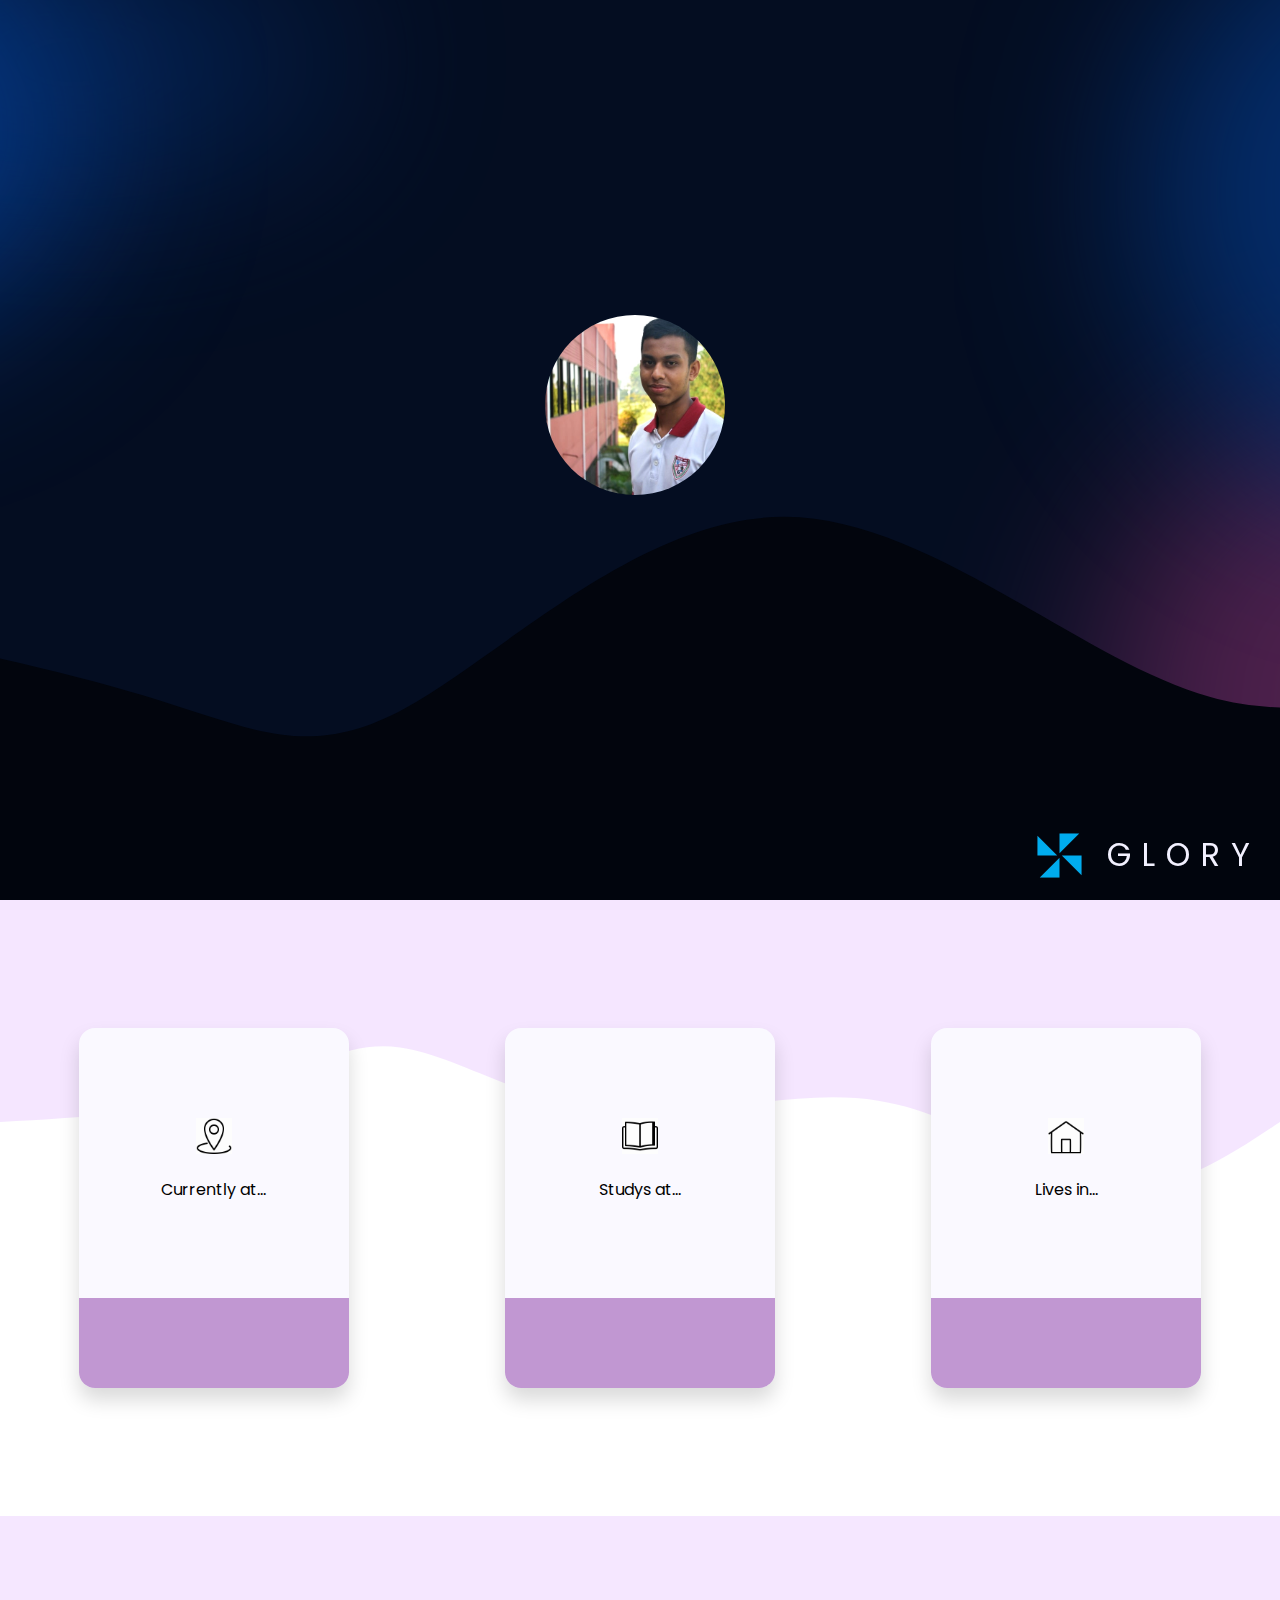
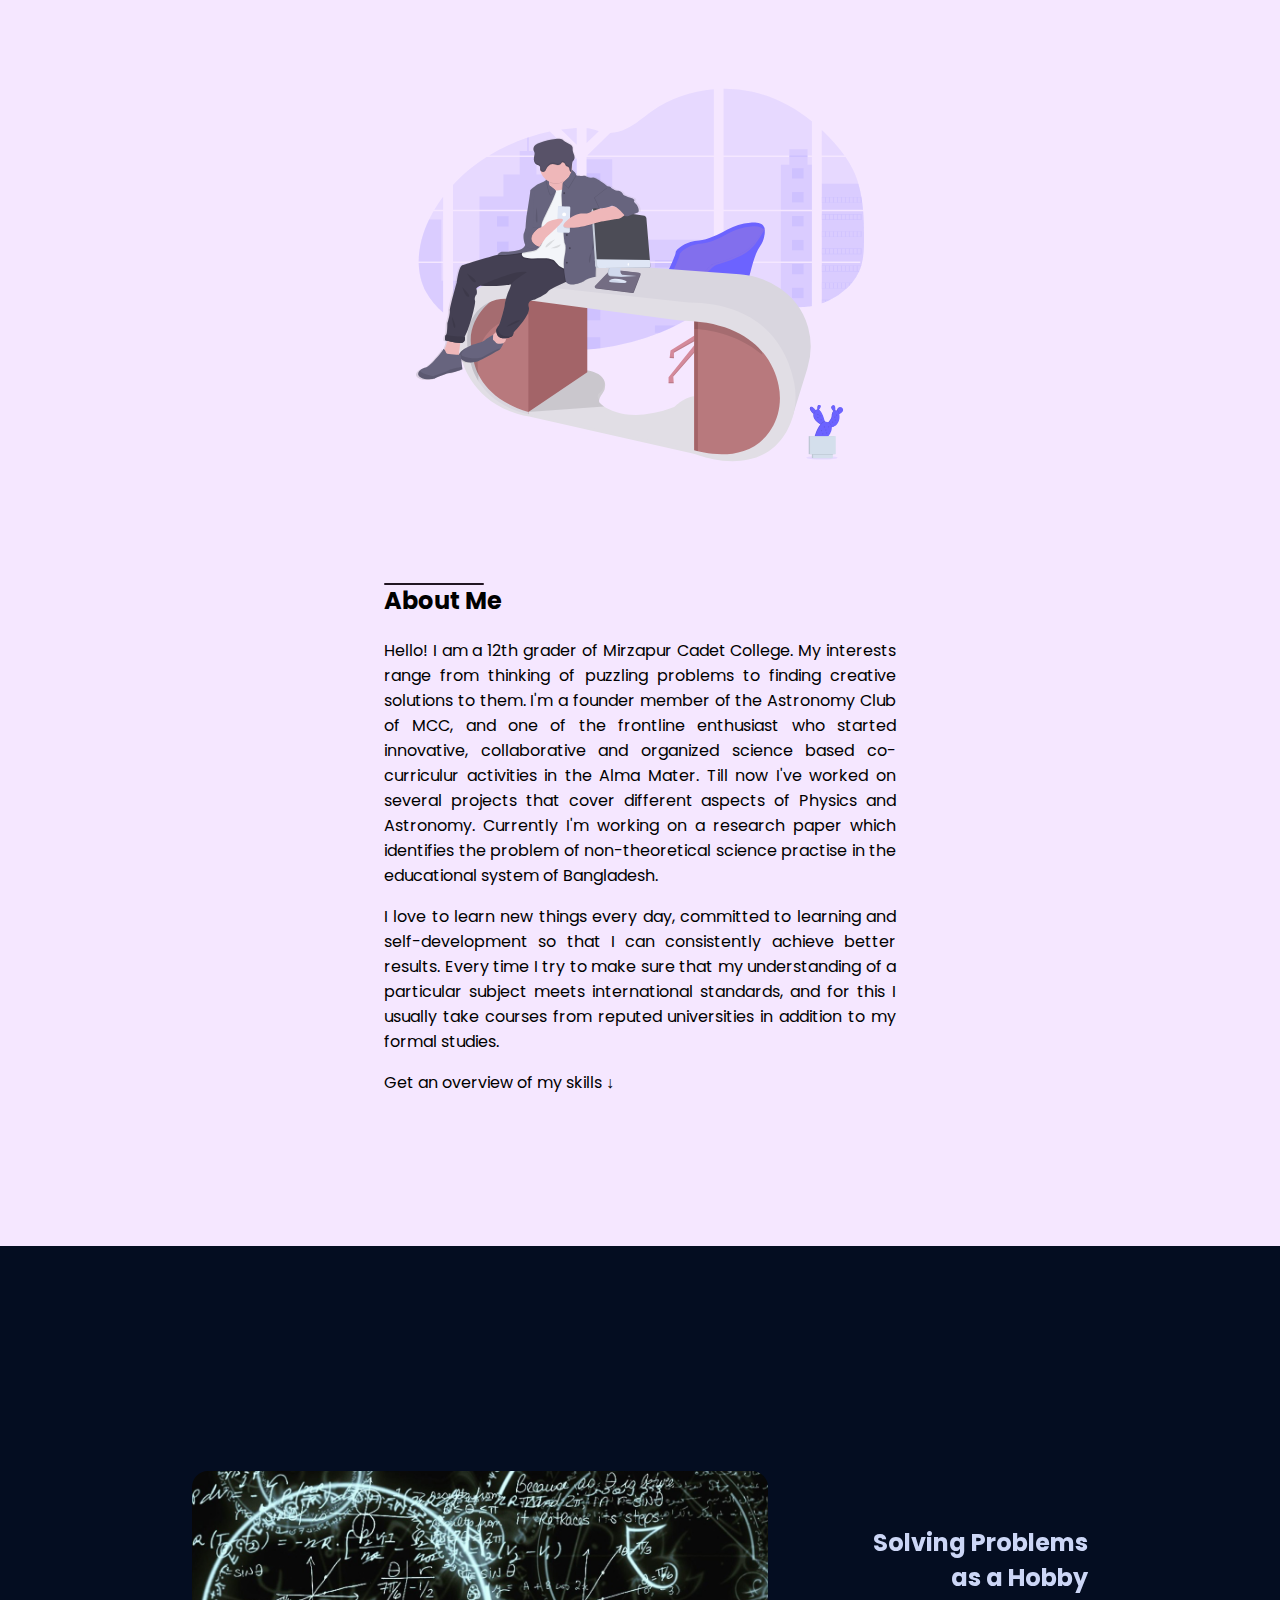
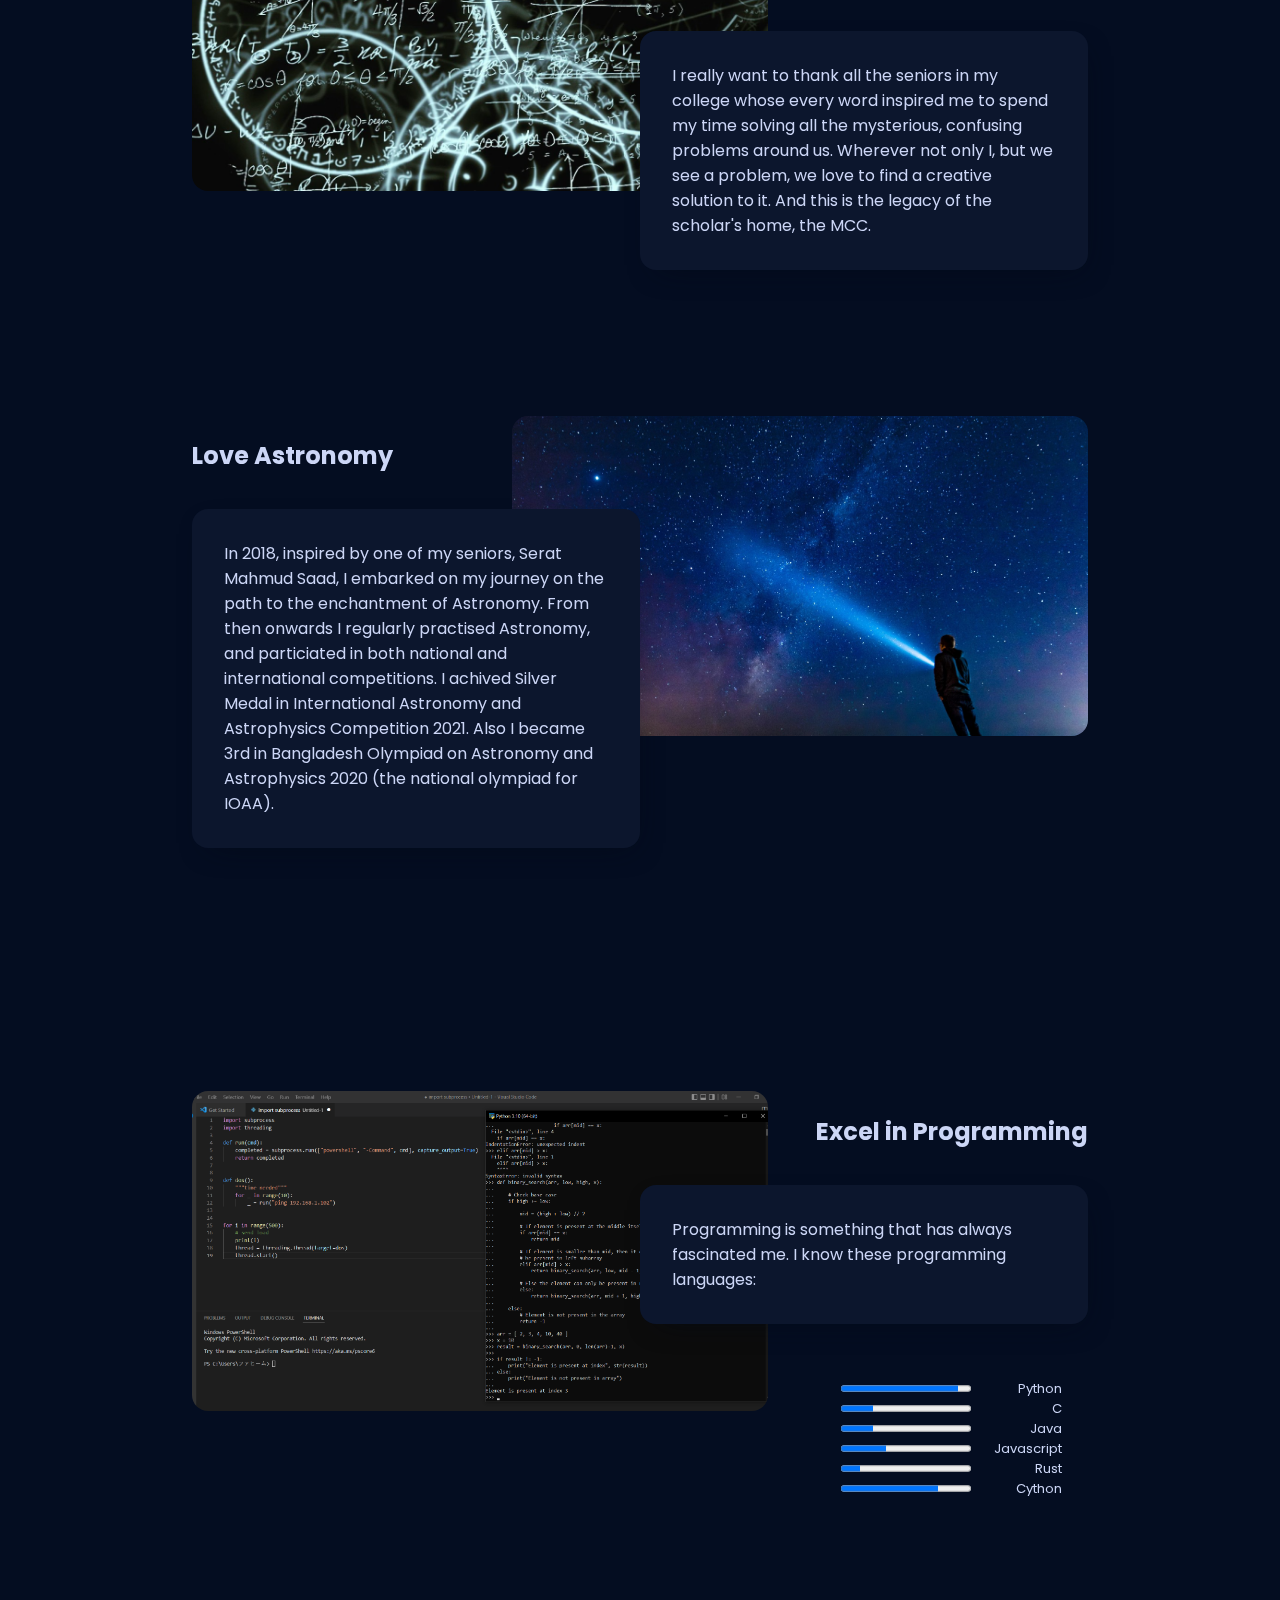
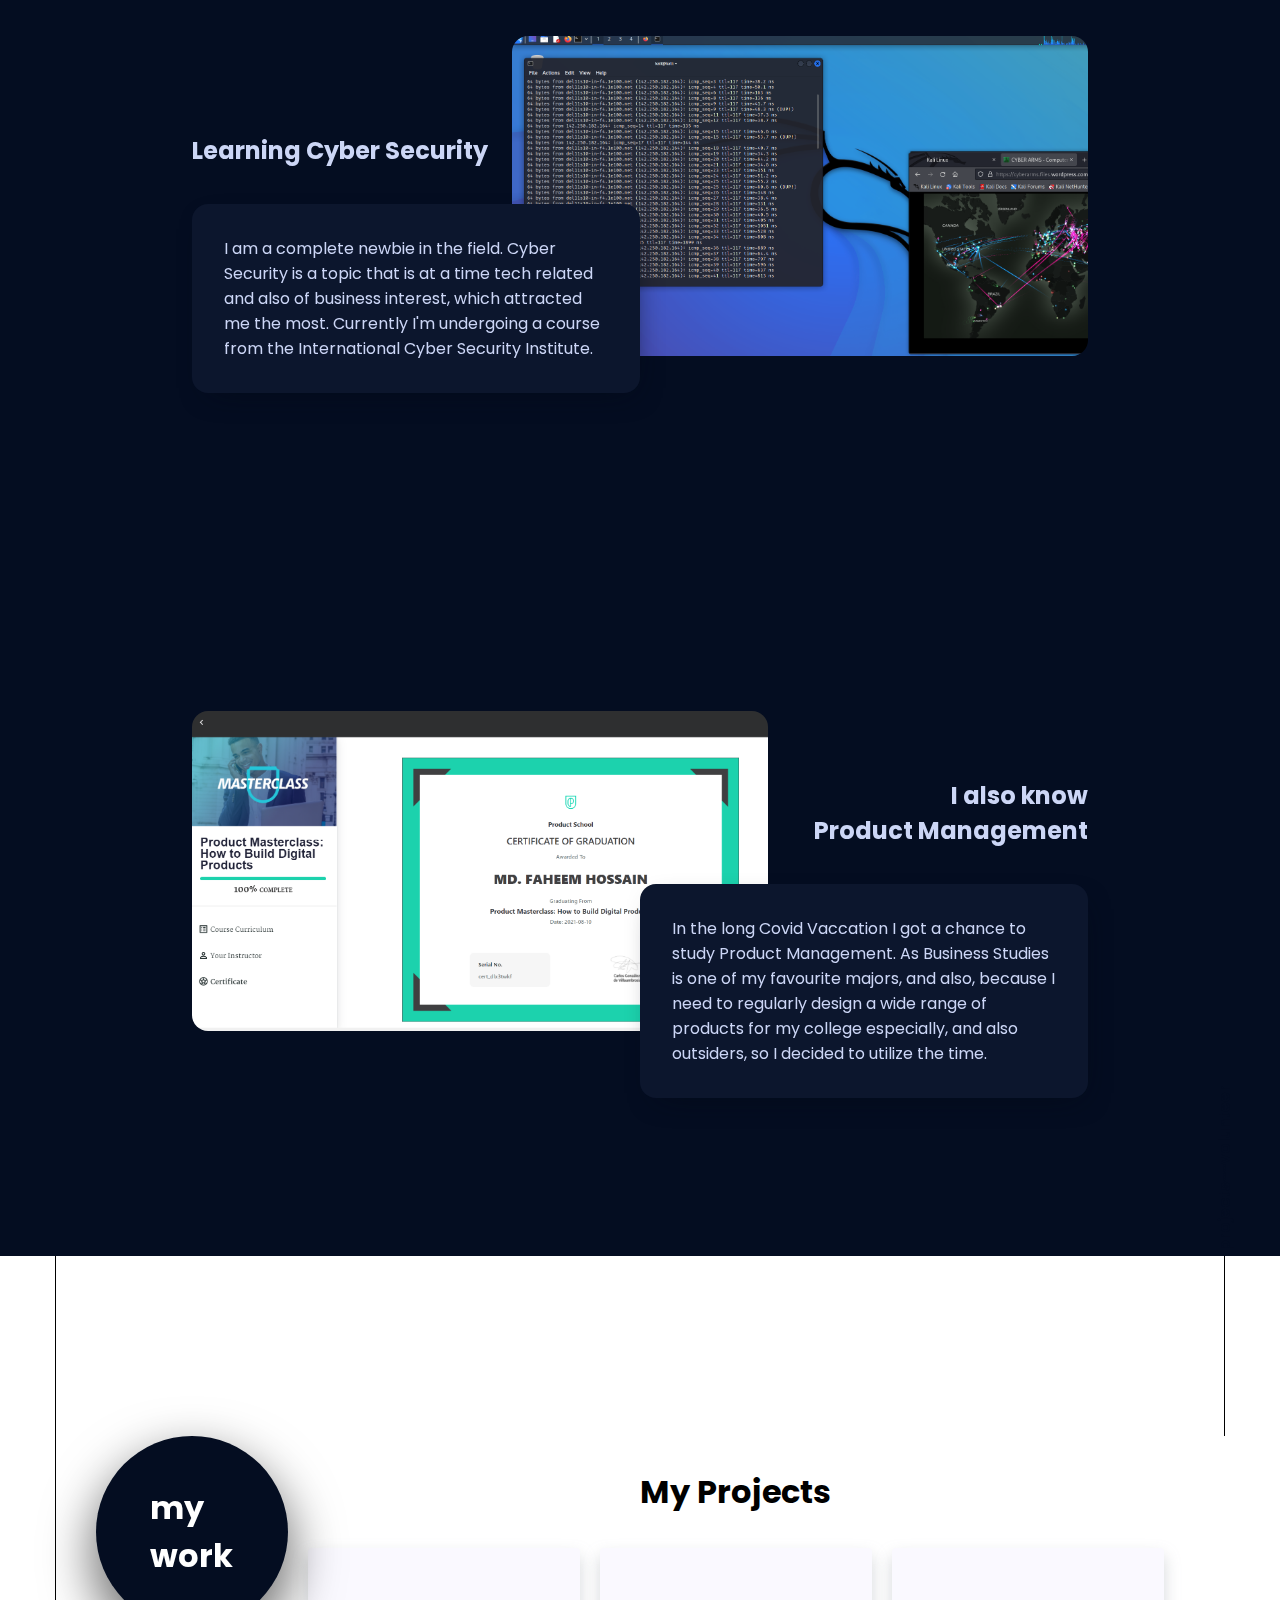
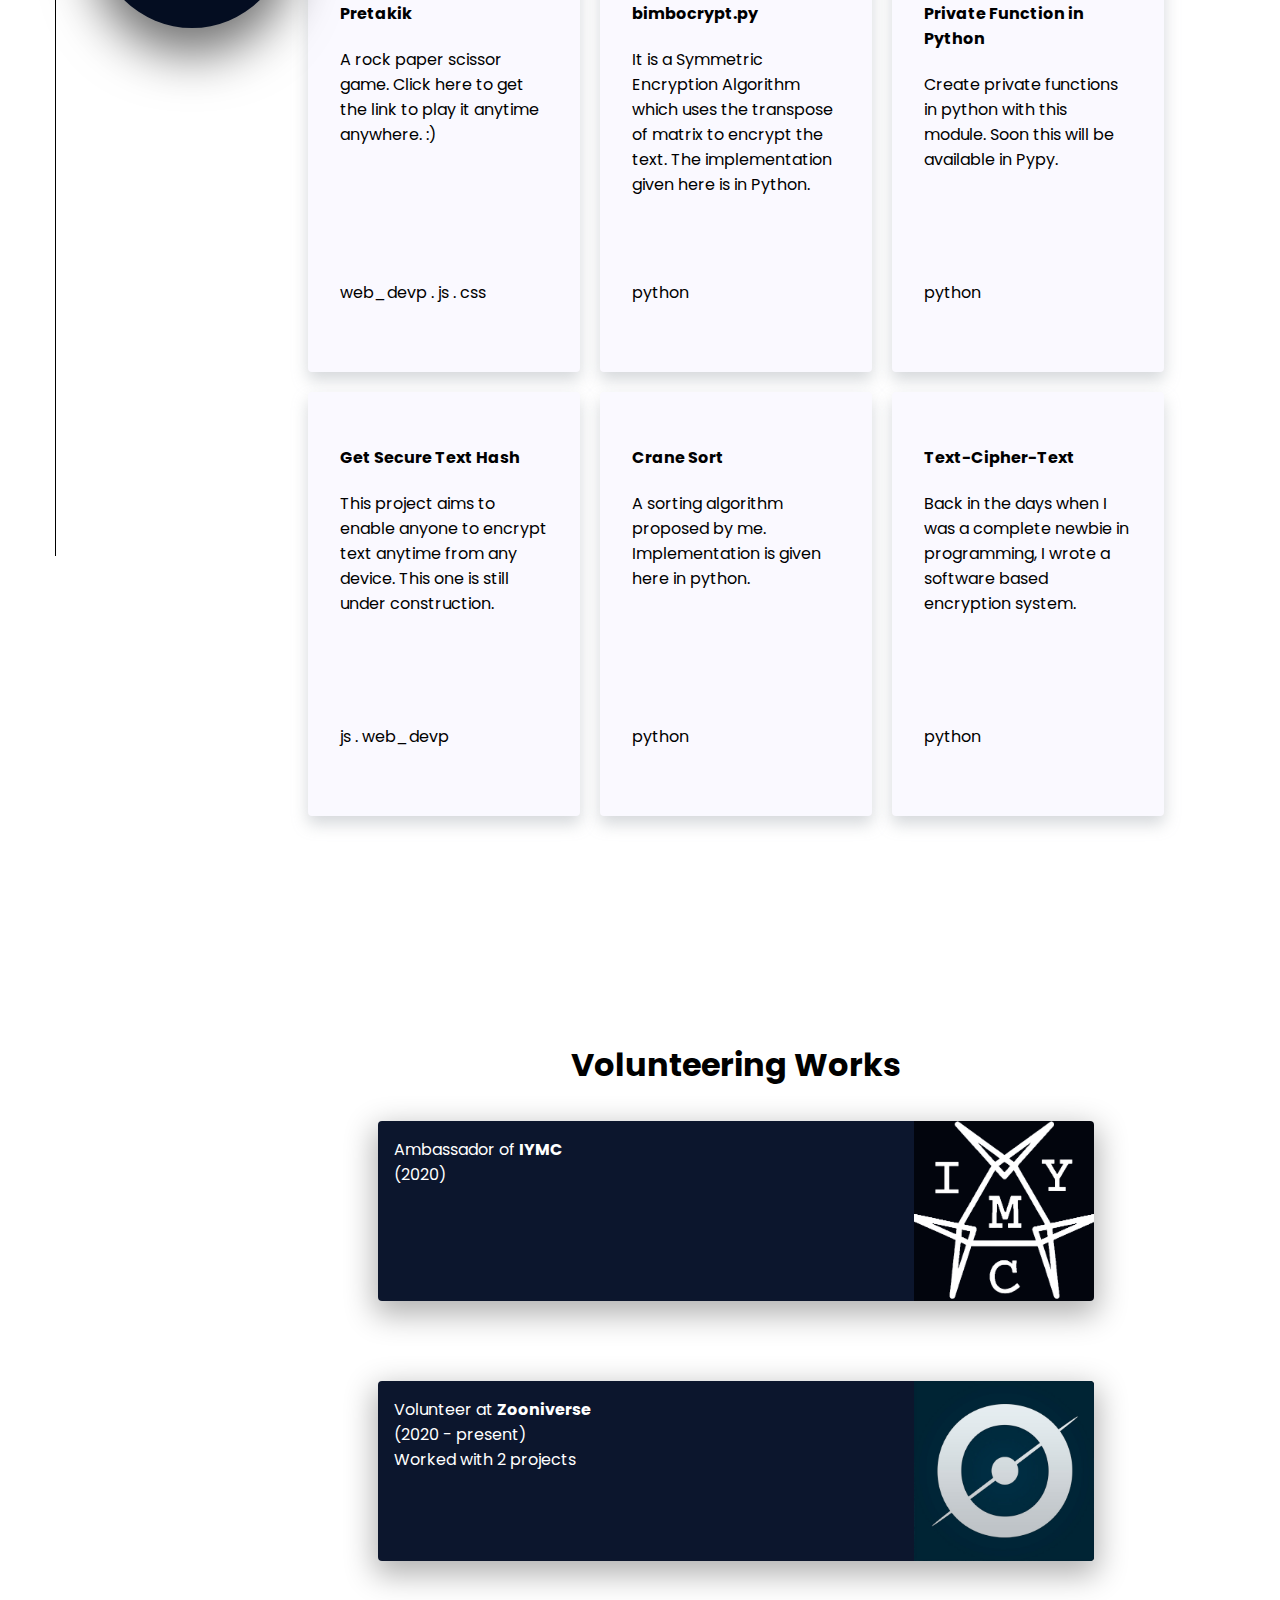
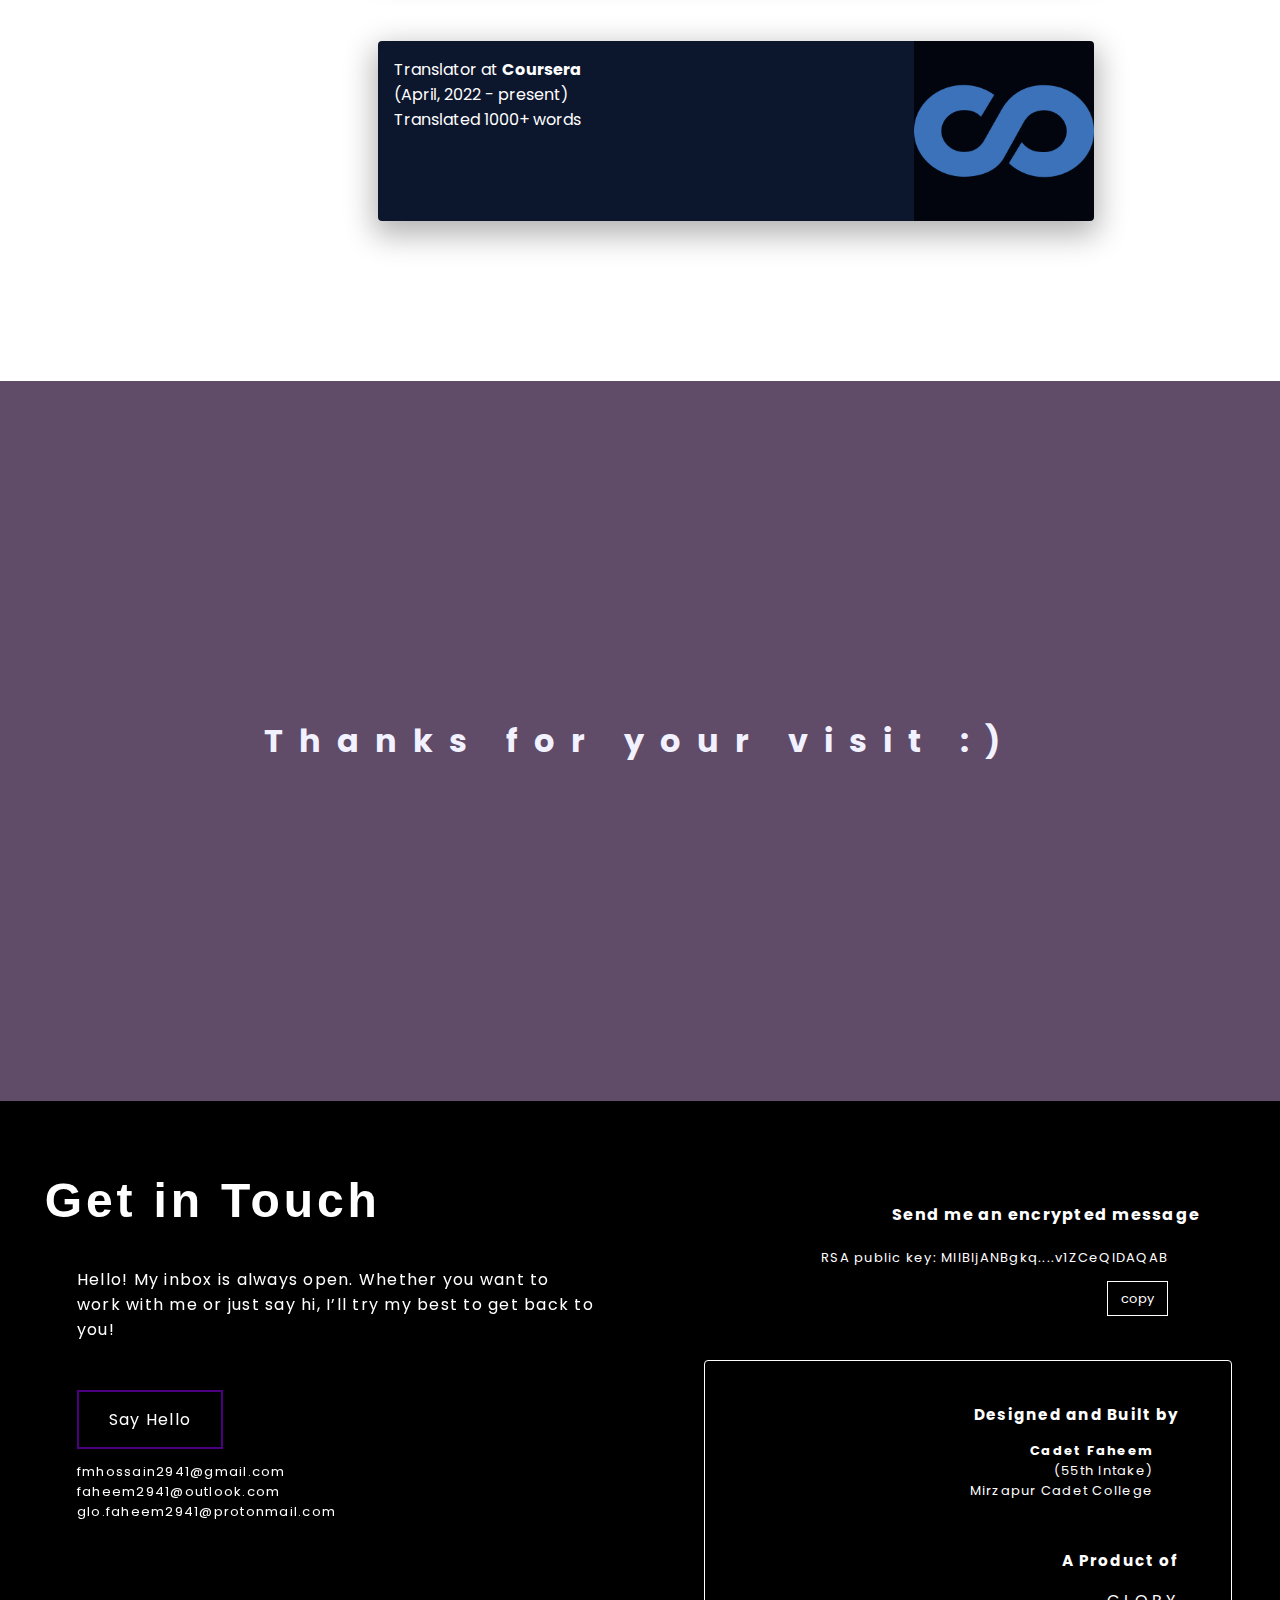
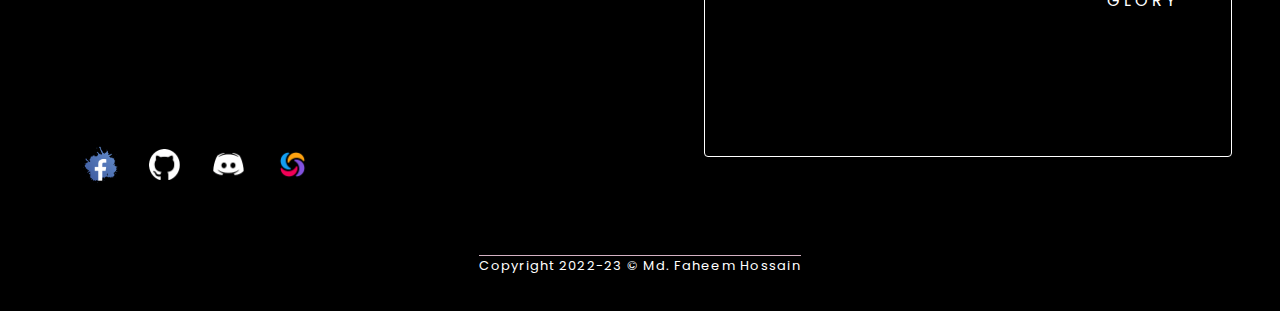
<file: index.html>
<!Doctype html>
<html>
<head>
<meta charset=utf-8>
<meta name=description content="Hello! I'm an 11th grader from Mirzapur Cadet College. Visit my personal website to know about me and my passion. Thanks!">
<meta name=keywords content="FM, Faheem, Faheem Hossain, Md. Faheem Hossain, My Website, Portfolio, faheem41.github.io">
<meta name=canonical content=https://faheem41.github.io/ >
<meta name=viewport content="width=device-width,initial-scale=1">
<meta property=og:url content=https://faheem41.github.io/ >
<meta property=og:type content=website>
<meta property=og:title content="My Website | Faheem Hossain">
<meta property=og:description content="Hello! I'm an 11th grader from Mirzapur Cadet College. Visit my personal website to know about me and my passion. Thanks!">
<meta property=og:image content=https://faheem41.github.io/img/global/logo-social.png>
<meta name=twitter:title content="My Website | Faheem Hossain">
<meta name=twitter:description content="Hello! I'm an 11th grader from Mirzapur Cadet College. Visit my personal website to know about me and my passion. Thanks!">
<meta name=twitter:image content=https://faheem41.github.io/img/global/logo-social.png>
<meta name=twitter:creator content=@faheemhossain41>
<meta itemprop=name content="My Website | Faheem Hossain">
<meta itemprop=description content="Hello! I'm an 11th grader from Mirzapur Cadet College. Visit my personal website to know about me and my passion. Thanks!">
<title>My Website | Faheem Hossain</title>
<link rel=icon href=img/global/favicon.png>
<link rel=icon href=img/global/favicon.png sizes=32x32>
<link rel=icon href=img/global/favicon192.png sizes=192x192>
<link rel=apple-touch-icon href=img/global/favicon180.png>
<link rel=stylesheet href=css/global/head.css>
<link rel=stylesheet href=css/home/home.css>
<link rel=stylesheet href=css/home/responsive.css>
</head>
<body>
<link rel=preconnect href=https://fonts.googleapis.com>
<link rel=preconnect href=https://fonts.gstatic.com crossorigin>
<link href="https://fonts.googleapis.com/css2?family=Poppins:wght@300&display=swap" rel=stylesheet>
<script src=js/home/code.js></script>
<header>
<div class=logo></div>
<button onclick=openNav()>☰</button>
</header>
<main>
<div id=main11>
<img src=img/home/profile.jpg alt="picture of the author">
<p style="animation:appear1 .3s ease-out .8s forwards">Hi! I'm<br><strong style=font-weight:bolder;color:#fff>Faheem</strong><br><span style=font-size:small>fmhossain2941@gmail.com</span></p>
</div>
</main>
<div id=main2>
<nav id=nav>
<button href=javascript:void(0) id=navclose onclick=closeNav()> × </button>
<a href=index.html rel="noopener noreferrer" style="animation:appear2 .3s ease-out 0s forwards" onclick=closeNav()>Home</a>
<a href=#aboutme rel="noopener noreferrer" style="animation:appear2 .3s ease-out .1s forwards" onclick=closeNav()>About Me</a>
<a href=# rel="noopener noreferrer" style="animation:appear2 .3s ease-out .2s forwards" onclick=closeNav()>Education</a>
<a href=#mywork rel="noopener noreferrer" style="animation:appear2 .3s ease-out .3s forwards" onclick=closeNav()>Work</a>
<a href=#footer1 rel="noopener noreferrer" style="animation:appear2 .3s ease-out .4s forwards" onclick=closeNav()>Contact</a>
</nav>
<div>
<div class=logo></div>
<div id=logotext>GLORY</div>
</div>
</div>
<div id=box3>
<div class=box>
<img src=img/home/status.gif alt="gif showing status">
<p>Currently at...</p>
<div>
<p>Currently at<br><b>Savar, Dhaka</b><br></p>
<p>Current Status: Active</p>
</div>
</div>
<div class=box>
<img src=img/home/study.gif alt="gif showing book">
<p>Studys at...</p>
<div>
<p>Studied at<br><a href=https://mcc.army.mil.bd/ target=_blank rel="noopener noreferrer" style=color:#000><b>Mirzapur Cadet College</b></a><br>(Class-VII/2017 to Class-XII/2023)</p>
<p>Alumni of<br><a href=https://www.mgsc.edu.bd/ target=_blank rel="noopener noreferrer" style=color:#000><b>Morning Glory School & College</b></a><br>(Nursery/2009 to Std-VII/2017)</p>
</div>
</div>
<div class=box>
<img src=img/home/home.gif alt="gif showing home">
<p>Lives in...</p>
<div><p>Permanent Residence in<br><a href=https://www.google.com/maps/@23.8773261,90.2263513,13z target=_blank rel="noopener noreferrer" style=color:#000><b>Savar, Dhaka</b></a><br>Bangladesh</p></div>
</div>
</div>
<div id=aboutme>
<div>
<h2>About Me</h2>
<p>Hello! I am a 12th grader of Mirzapur Cadet College. My interests range from thinking of puzzling problems to finding creative solutions to them. I'm a founder member of the Astronomy Club of MCC, and one of the frontline enthusiast who started innovative, collaborative and organized science based co-curriculur activities in the Alma Mater. Till now I've worked on several projects that cover different aspects of Physics and Astronomy. Currently I'm working on a research paper which identifies the problem of non-theoretical science practise in the educational system of Bangladesh.</p>
<p>I love to learn new things every day, committed to learning and self-development so that I can consistently achieve better results. Every time I try to make sure that my understanding of a particular subject meets international standards, and for this I usually take courses from reputed universities in addition to my formal studies.</p>
<p class="movetoquality"><a href=#quality>Get an overview of my skills ↓</a></p>
</div>
<img src=img/home/manOnTable.svg alt="about me">
</div>
<div id=quality style=filter:blur(0)>
<div id=problemsolving>
<div class=qualitypic style=background-image:url(img/home/quality-problemsolving.jpg)></div>
<div class=qualitytext>
<h2 style=text-align:right>Solving Problems<br>as a Hobby</h2>
<p>I really want to thank all the seniors in my college whose every word inspired me to spend my time solving all the mysterious, confusing problems around us. Wherever not only I, but we see a problem, we love to find a creative solution to it. And this is the legacy of the scholar's home, the MCC.</p>
</div>
</div>
<div id=astronomy>
<div class="qualitytext jhamela1">
<h2>Love Astronomy</h2>
<p>In 2018, inspired by one of my seniors, <a href=https://www.facebook.com/serat2778 target=_blank rel="noopener noreferrer" style=color:inherit>Serat Mahmud Saad</a>, I embarked on my journey on the path to the enchantment of Astronomy. From then onwards I regularly practised Astronomy, and particiated in both national and international competitions. I achived Silver Medal in International Astronomy and Astrophysics Competition 2021. Also I became 3rd in Bangladesh Olympiad on Astronomy and Astrophysics 2020 (the national olympiad for IOAA).</p>
</div>
<div class=qualitypic style=background-image:url(img/home/quality-astro.jpg)></div>
</div>
<div id=programming>
<div class=qualitypic style=background-image:url(img/home/quality-programming-original.png)></div>
<div class="qualitytext jhamela2">
<h2 style=text-align:right>Excel in Programming</h2>
<p>Programming is something that has always fascinated me. I know these programming languages:</p>
<p style=text-align:right;font-size:small;background-color:transparent;box-shadow:none>
<progress value=90 max=100></progress><span>Python</span><br>
<progress value=25 max=100></progress><span>C</span><br>
<progress value=25 max=100></progress><span>Java</span><br>
<progress value=35 max=100></progress><span>Javascript</span><br>
<progress value=15 max=100></progress><span>Rust</span><br>
<progress value=75 max=100></progress><span>Cython</span><br>
</p>
</div>
</div>
<div id=cybersecurity>
<div class="qualitytext jhamela2">
<h2>Learning Cyber Security</h2>
<p>I am a complete newbie in the field. Cyber Security is a topic that is at a time tech related and also of business interest, which attracted me the most. Currently I'm undergoing a course from the International Cyber Security Institute.</p>
</div>
<div class=qualitypic style=background-image:url(img/home/quality-cyber.png)></div>
</div>
<div id=productmanagement>
<div class=qualitypic style=background-image:url(img/home/quality-productmanagement.png)></div>
<div class="qualitytext jhamela2">
<h2 style=text-align:right>I also know<br>Product Management</h2>
<p>In the long Covid Vaccation I got a chance to study Product Management. As Business Studies is one of my favourite majors, and also, because I need to regularly design a wide range of products for my college especially, and also outsiders, so I decided to utilize the time.</p>
</div>
</div>
</div>
<div id=mywork>
<div id=myworkleft class="movetoquality"></div>
<div id=myworkcontent>
<h2>my<br>work</h2>
<div>
<div id=projects>
<h3>My Projects</h3>
<div>
<a href="https://faheem41.github.io/pretakik/" target=_blank rel="noopener noreferrer" class="movetoquality">
<div style=display:block>
<h4>Pretakik</h4>
<p>A rock paper scissor game. Click here to get the link to play it anytime anywhere. :)</p>
</div>
<div>web_devp . js . css</div>
</a>
<a href=https://github.com/Faheem41/bimbocrypt target=_blank rel="noopener noreferrer">
<div style=display:block>
<h4>bimbocrypt.py</h4>
<p>It is a Symmetric Encryption Algorithm which uses the transpose of matrix to encrypt the text. The implementation given here is in Python.</p>
</div>
<div>python</div>
</a>
<a href=https://github.com/Faheem41/Private-Function-in-Python target=_blank rel="noopener noreferrer" class="movetoquality">
<div style=display:block>
<h4>Private Function in Python</h4>
<p>Create private functions in python with this module. Soon this will be available in Pypy.</p>
</div>
<div>python</div>
</a>
<a href=https://code.sololearn.com/Wa243a11A6A2/# target=_blank rel="noopener noreferrer">
<div style=display:block>
<h4>Get Secure Text Hash</h4>
<p>This project aims to enable anyone to encrypt text anytime from any device. This one is still under construction.</p>
</div>
<div>js . web_devp</div>
</a>
<a href=https://code.sololearn.com/cA13a3a10A42/#py target=_blank rel="noopener noreferrer">
<div style=display:block>
<h4>Crane Sort</h4>
<p>A sorting algorithm proposed by me. Implementation is given here in python.</p>
</div>
<div>python</div>
</a>
<!--
<a href=https://code.sololearn.com/cc3sj3rThgxu/#py target=_blank rel="noopener noreferrer" class="movetoquality">
<div style=display:block>
<h4>Leading 0 problem solved</h4>
<p>In python, an integer input which starts with '0' can cause the program to behave unnatural. Here a solution of the problem is proposed.</p>
</div>
<div>python</div>
</a>
-->
<a href=https://code.sololearn.com/cOisk2J5EUv8/#py target=_blank rel="noopener noreferrer">
<div style=display:block>
<h4>Text-Cipher-Text</h4>
<p>Back in the days when I was a complete newbie in programming, I wrote a software based encryption system.</p>
</div>
<div>python</div>
</a>
</div>
</div>
<div id=volunteer style=margin-bottom:5em>
<h3>Volunteering Works</h3>
<div>
<div>
<div>Ambassador of <strong>IYMC</strong><br>(2020)</div>
<div style=background-image:url(img/home/iymc.png)></div>
</div>
<div>
<div>Volunteer at <strong>Zooniverse</strong><br>(2020 - present)<br>Worked with 2 projects</div>
<div style=background-image:url(img/home/zooniverse.jpg)></div>
</div>
<div>
<div>Translator at <strong>Coursera</strong><br>(April, 2022 - present)<br>Translated 1000+ words</div>
<div style=background-image:url(img/home/coursera.png)></div>
</div>
</div>
</div>
</div>
</div>
<div id=myworkright class="movetoquality">
<div>
<a href=#projects rel="noopener noreferrer">projects~</a><a href=#volunteer rel="noopener noreferrer">~volunteer</a>
</div>
</div>
</div>
<div id=last><div>Thanks for your visit :)</div></div>
<footer>
<div>
<div id=footer1>
<h2>Get in Touch</h2>
<p>Hello! My inbox is always open. Whether you want to work with me or just say hi, I’ll try my best to get back to you!</p>
<a href=mailto:fmhossain2941@gmail.com target=_blank rel="noopener noreferrer">Say Hello</a>
<ul>
<li><a href=mailto:fmhossain2941@gmail.com target=_blank rel="noopener noreferrer">fmhossain2941@gmail.com</a></li>
<li><a href=mailto:faheem2941@outlook.com target=_blank rel="noopener noreferrer">faheem2941@outlook.com</a></li>
<li><a href=mailto:glo.faheem2941@protonmail.com target=_blank rel="noopener noreferrer">glo.faheem2941@protonmail.com</a></li>
</ul>
<div id=socialmedia>
<a href=https://www.facebook.com/faheemhossain.41/ target=_blank rel="noopener noreferrer"><div style="background-image:url(img/home/facebook.png);background-size:90% 90%"></div></a>
<a href=https://github.com/Faheem41 target=_blank rel="noopener noreferrer"><div style=background-image:url(img/home/github.png)></div></a>
<a href=https://discord.com/channels/963841918968672336/963841918968672341 target=_blank rel="noopener noreferrer"><div style=background-image:url(img/home/discord.png)></div></a>
<a href=https://www.sololearn.com/profile/15197992 target=_blank rel="noopener noreferrer"><div style=background-image:url(img/home/sololearn.png)></div></a>
</div>
</div>
<div id=footer2>
<div>
<h4>Send me an encrypted message</h4>
<p style=overflow:hidden;font-size:small;margin-right:2rem>RSA public key: MIIBIjANBgkq....v1ZCeQIDAQAB</p>
<button onclick='navigator.clipboard.writeText("MIIBIjANBgkqhkiG9w0BAQEFAAOCAQ8AMIIBCgKCAQEAmNMyKYhe2aGlNBH53N/KcXGiV3fN9KsNuhJfJUOjeNOskf4SxNKT40dWBKMb3bafcvMU2YHZjy+wPhdFw1E/Tiook5tjQBsytmR5zHEtBs1rgJX4ToWGYX/Kk0xiHBYviDgEncBRo0NVnXv0T6J7u4JOhxcEB9b8kSkIg9zPw+2BbI1LsIAfSTls4qggpt8pRBkyBAx6/UagYzuxe57ybpz4QU3nBtt05rrLx76cWeiBfvbXry4GnVgjkRxz4afEqmuSpjcBmuE9LITyo0XzVK5f+y1B7pkMF9AkMLP7wyOi8O6S8cSO2SrEjJojkYP93V6fP7qQ2hT32NTpv1ZCeQIDAQAB"),alert("Successfully Copied!!!")'>copy</button>
</div>
<div style=font-size:small>
<div>
<h3>Designed and Built by</h3>
<p style=margin-right:2em><strong>Cadet Faheem</strong><br>(55th Intake)<br>Mirzapur Cadet College</p>
</div>
<br>
<div>
<h3>A Product of</h3>
<p style=font-size:medium;letter-spacing:.25em>GLORY</p>
</div>
</div>
</div>
</div>
<div>
<p style="border-top:.01px solid #d3b1c2">Copyright 2022-23 © Md. Faheem Hossain</p>
</div>
</footer>
</body>
</html>
</file>
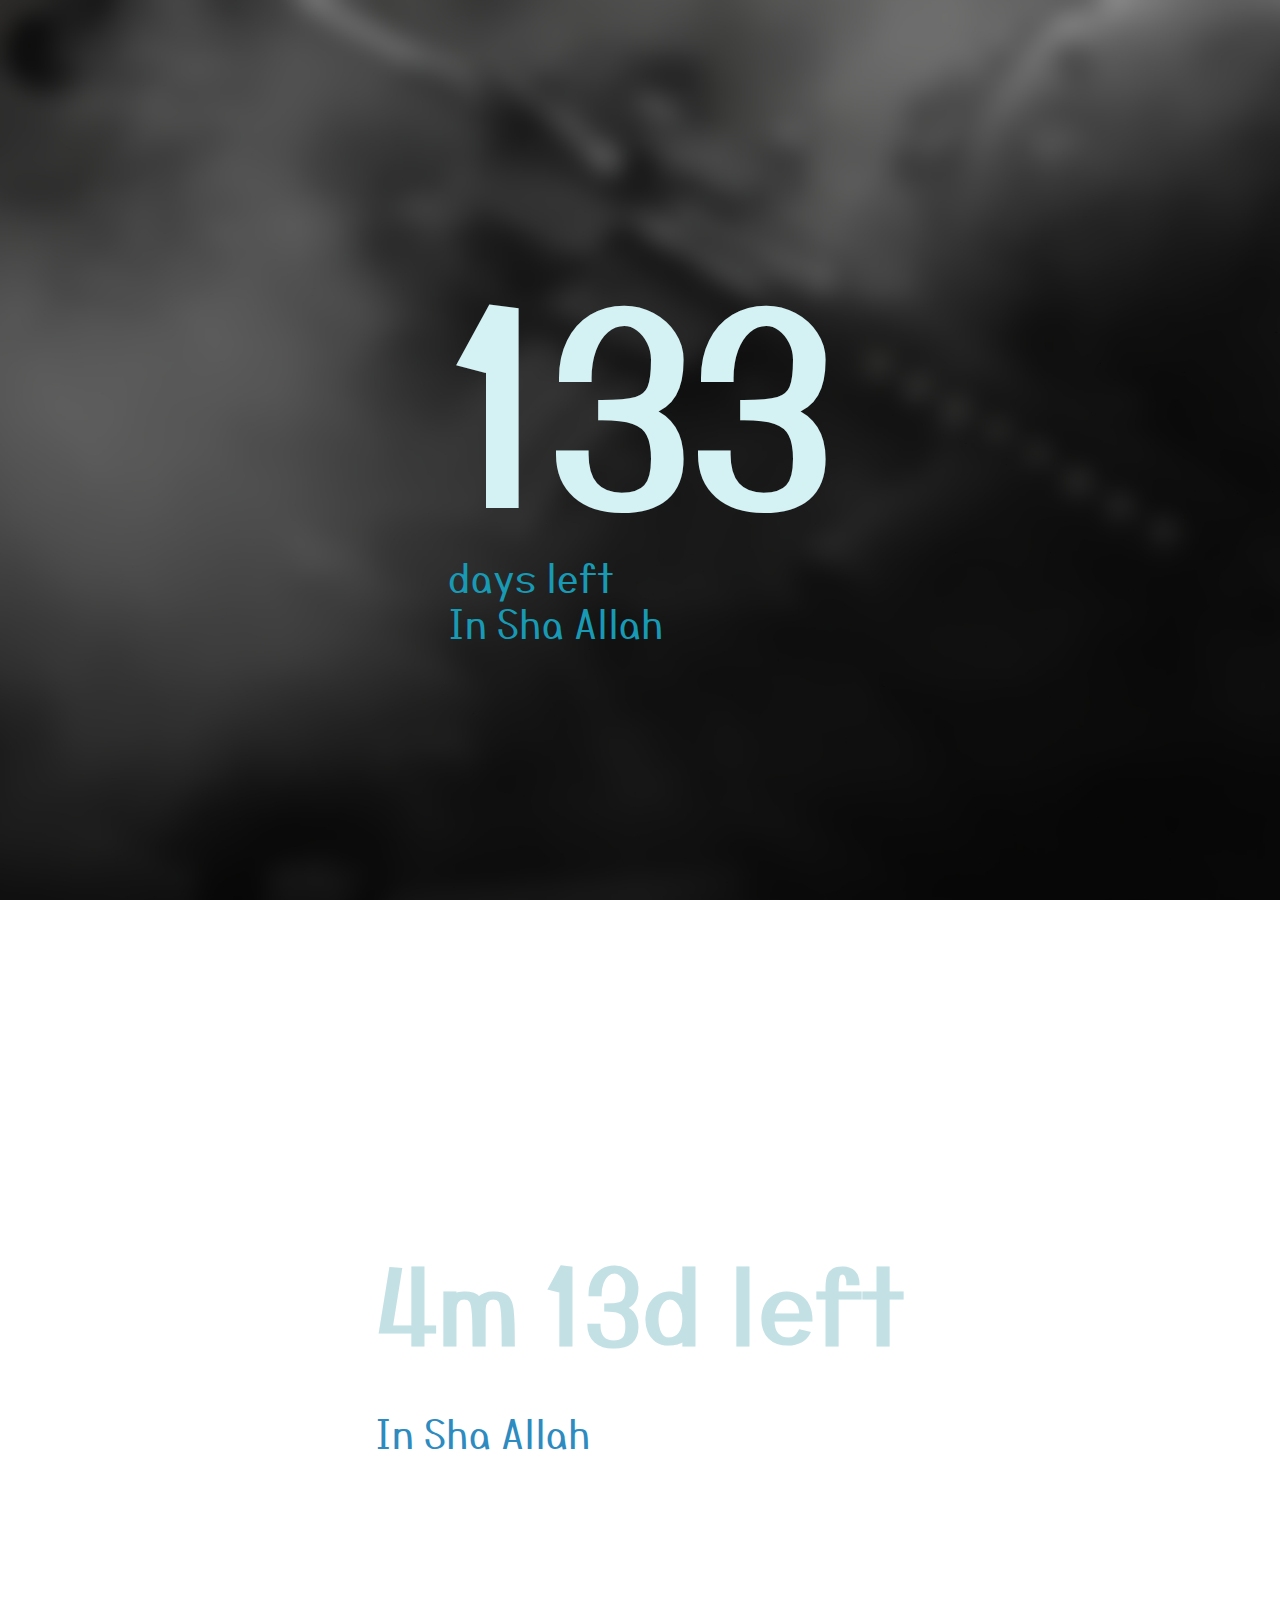
<file: 91/index.html>
<head>
    <meta name="description" content="Countdown | 91 BMA LC">
    <meta name="canonical" content="https://faheem41.github.io/">
    <meta name="viewport" content="width=device-width, initial-scale=1.0">
    <meta property="og:url" content="https://faheem41.github.io/">
    <meta property="og:type" content="website">
    <meta property="og:title" content="Countdown - 91LC" />
    <meta property="og:description" content="Countdown | 91 BMA LC">
    <meta property="og:image" content="Faheem41.github.io/img/global/logo-social.png">
    <meta name="twitter:title" content="Countdown - 91LC">
    <meta name="twitter:description" content="Countdown | 91 BMA LC">
    <meta name="twitter:image" content="Faheem41.github.io/img/global/logo-social.png">
    <meta name="twitter:creator" content="@faheemhossain41">
    <meta itemprop="name" content="Countdown - 91LC">
    <meta itemprop="description" content="Countdown | 91 BMA LC">
    <title>Countdown - 91LC</title>
    <link rel="icon" href="favicon.png">
    <link rel="apple-touch-icon" href="favicon.png">
    <link rel="stylesheet" href="index.css">
</head>
<body>
    <link rel="preconnect" href="https://fonts.googleapis.com">
    <link rel="preconnect" href="https://fonts.gstatic.com" crossorigin>
    <link href="https://fonts.googleapis.com/css2?family=LXGW+Marker+Gothic&display=swap" rel="stylesheet">
    <div class="pg" id="pg1">
        <p style="font-size: 3vw; color: #189ab4;">
            <strong id="day" style="font-size: 20vw; color: #d4f1f4;">76</strong><br>days left<br>In Sha Allah
        </p>
    </div>
    <div class="pg" id="pg2">
        <p style="font-size: 3vw; color: #2e8bc0;">
            <strong id="month" style="font-size: 8vw; color: #c3e0e5">76</strong><br><br>In Sha Allah
        </p>
    </div>
    <script>
        var vicDay = new Date("Dec 5, 2026").getTime();
        var now = new Date().getTime();
        var dstn = vicDay - now;
        var days = Math.floor(dstn / (1000 * 60 * 60 * 24));
        document.getElementById("day").innerHTML = days;
        var months = Math.floor(days / 30);
        var days = days - (months*30);
        document.getElementById("month").innerHTML = months + "m " + days + "d left";
    </script>
</body>
</file>
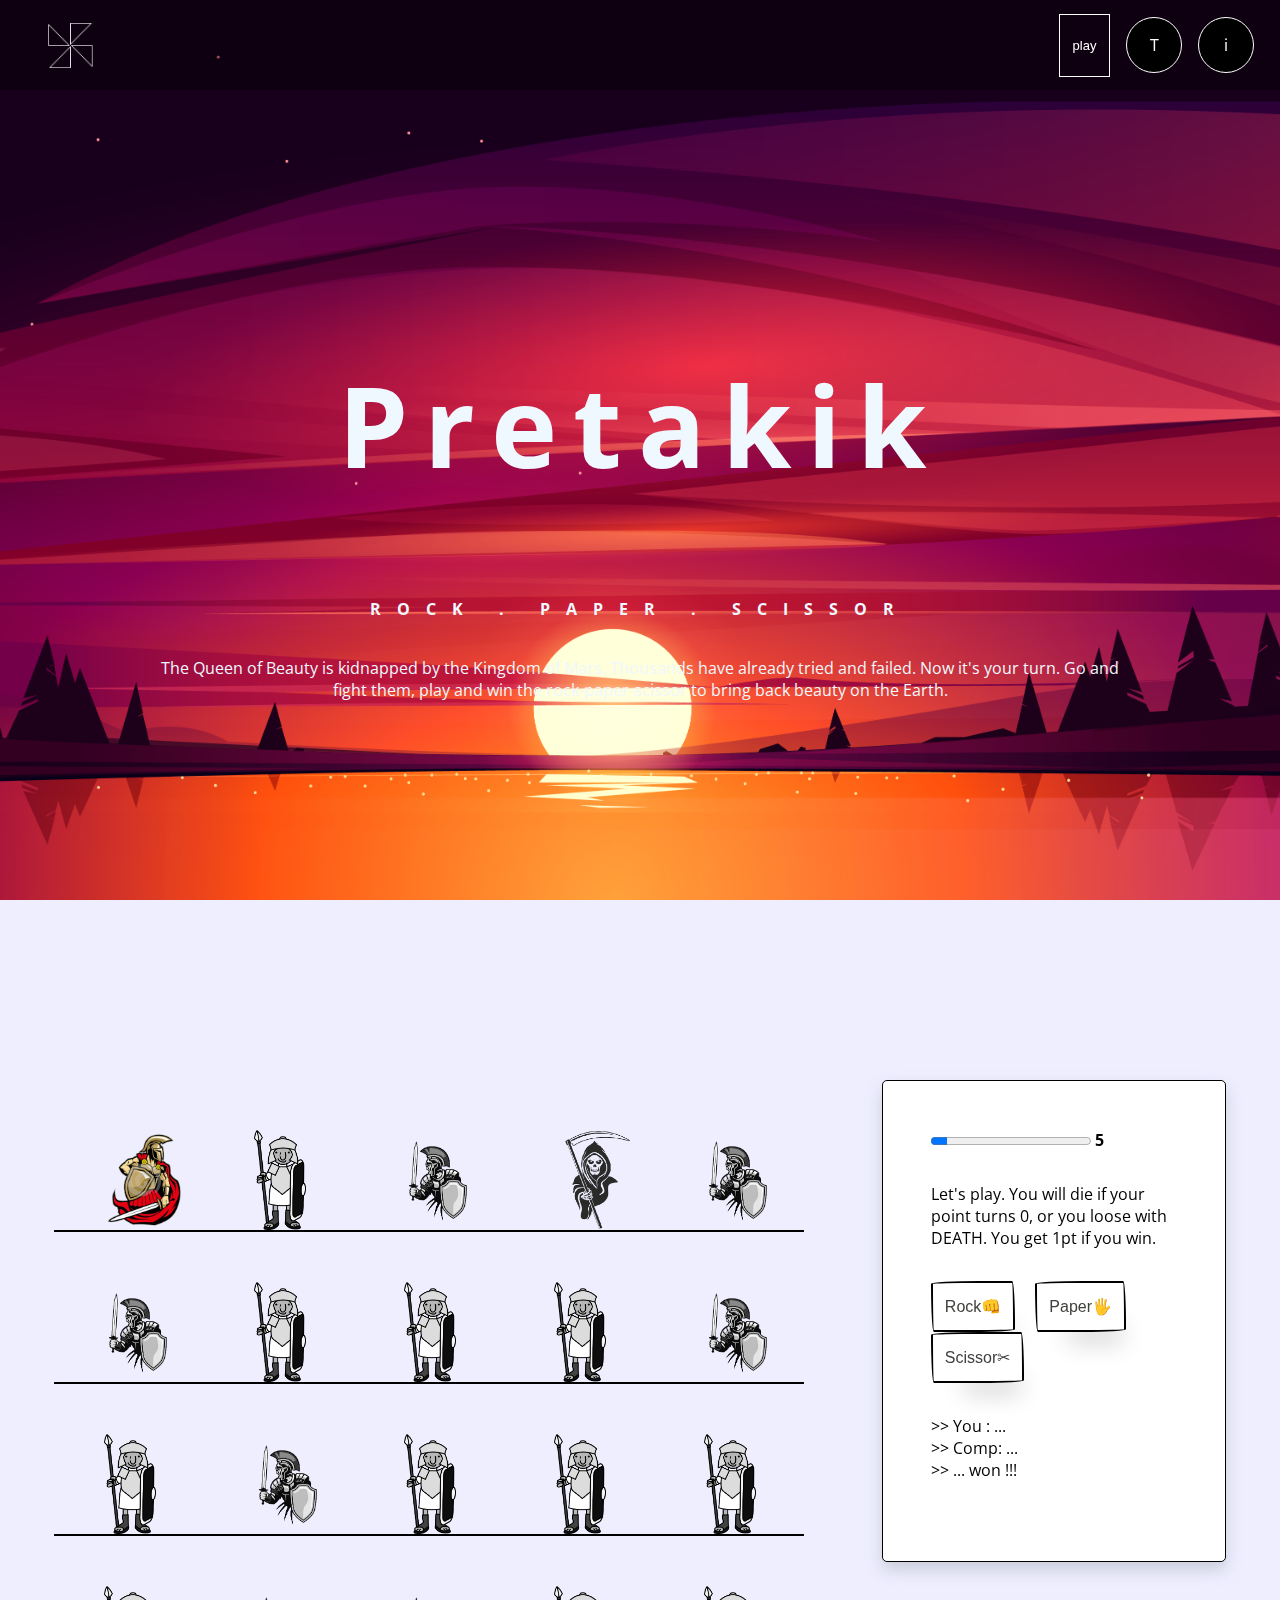
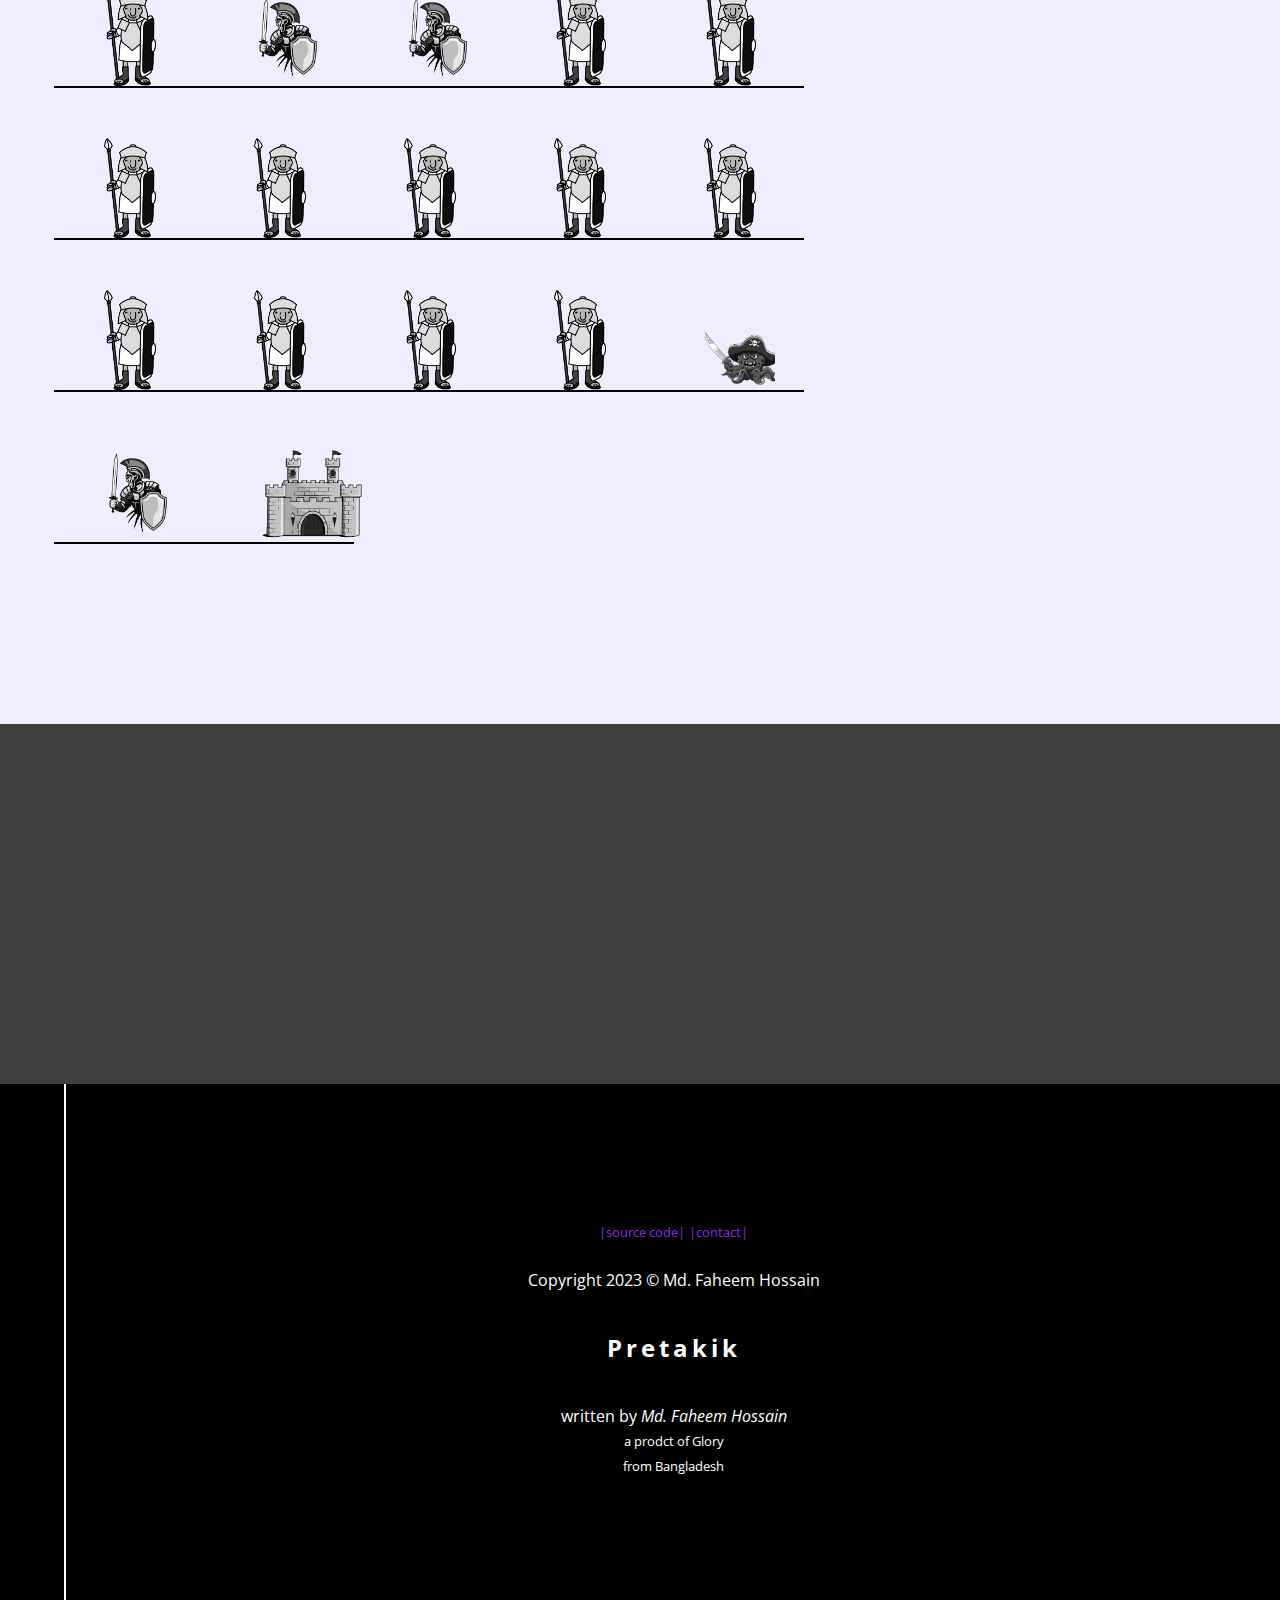
<file: pretakik/index.html>
<!DOCTYPE html>

<html>

    <head>
        <meta charset="utf-8">
        <meta name="keywords" content="rock paper scissor game, Game, Pretakik, faheem41.github.io/pretakik">
        <meta name="canonical" content="https://faheem41.github.io/pretakik">
        <meta name="viewport" content="width=device-width,initial-scale=1">
        <meta property="og:url" content="https://faheem41.github.io/pretakik">
        <meta property="og:type" content="website">
        <meta property="og:title" content="প্রেটাকিক | v1.0.23 | A rock-paper-scissor game">
        <meta property="og:image" content="https://faheem41.github.io/pretakik/banner1.png">
        <meta name="twitter:title" content="প্রেটাকিক | v1.0.23 | A rock-paper-scissor game">
        <meta name="twitter:image" content="https://faheem41.github.io/pretakik/banner1.png">
        <meta name="twitter:creator" content="@faheemhossain41">
        <meta itemprop="name" content="প্রেটাকিক | v1.0.23 | A rock-paper-scissor game">
        <title>প্রেটাকিক | v1.0.23 | A rock-paper-scissor game</title>
        <link rel="icon" href="k.png">
        <link rel="apple-touch-icon" href="k.png">
        <link rel="stylesheet" type="text/css" href="style1.css">
    </head>

    <body>
        <link rel="preconnect" href="https://fonts.googleapis.com">
        <link rel="preconnect" href="https://fonts.gstatic.com" crossorigin>
        <link href="https://fonts.googleapis.com/css2?family=Open+Sans:wght@400;600&display=swap" rel="stylesheet">
        <script>
            document.body.style.backgroundImage = "url(" +
                ["bg1.jpg", "bg2.jpg", "bg3.jpg"][Math.floor(Math.random()*3)] +
                ")";
        </script>
        <nav>
            <div>
                <img src="glo-logo.png" alt="logo of company">
            </div>
            <div>
                <button onclick="initialize(true)"><a href="#mainHtml">play</a></button>
                <div onclick="tButton()">T</div>
                <div onclick="iButton()">i</div>
            </div>
        </nav>
        <header>
            <h1>Pretakik</h1>
            <h4 style="letter-spacing: 1rem;">ROCK . PAPER . SCISSOR</h4>
            <p align="center">The Queen of Beauty is kidnapped by the Kingdom of Mars. Thousands have already tried and failed. Now it's your turn. Go and fight them, play and win the rock-paper-scissor to bring back beauty on the Earth.</p>
        </header>
        <main id="mainHtml">
            <div id="map-container">
                <div class="map"></div>
                <div class="map"></div>
                <div class="map"></div>
                <div class="map"></div>
                <div class="map"></div>
                <div class="map"></div>
                <div class="map"></div>
                <div class="map"></div>
                <div class="map"></div>
                <div class="map"></div>
                <div class="map"></div>
                <div class="map"></div>
                <div class="map"></div>
                <div class="map"></div>
                <div class="map"></div>
                <div class="map"></div>
                <div class="map"></div>
                <div class="map"></div>
                <div class="map"></div>
                <div class="map"></div>
                <div class="map"></div>
                <div class="map"></div>
                <div class="map"></div>
                <div class="map"></div>
                <div class="map"></div>
                <div class="map"></div>
                <div class="map"></div>
                <div class="map"></div>
                <div class="map"></div>
                <div class="map"></div>
                <div class="map"></div>
                <div class="map"></div>
            </div>
            <div id="play-container">
                <progress value="5" max="50"></progress>
                <span id="pt" style="font-weight: bold;">5</span><br>
                <div>Let's play. You will die if your point turns 0, or you loose with DEATH. You get <span id="point">1</span>pt if you win.</div>
                <button class="button-1" role="button" onclick="main(0)">Rock&#128074</button>
                <button class="button-1" role="button" onclick="main(1)">Paper&#128400</button>
                <button class="button-1" role="button" onclick="main(2)">Scissor&#9986</button>
                <div>
                    >> You : <span id="user">...</span><br>
                    >> Comp: <span id="comp">...</span><br>
                    >> <span id="winner">...</span> won !!!
                </div>
            </div>
        </main>
        <div style="height: 40vh;"></div>
        <footer>
            <div>
                <a href="https://github.com/Faheem41/Faheem41.github.io/pretakik" target="_blank" rel="noopener noreferer" style="text-decoration: none; font-size: small; color: blueviolet;">|source code|</a>
                <a href=mailto:faheem2941@outlook.com target="_blank" rel="noopener noreferer" style="text-decoration: none; font-size: small; color: blueviolet;">|contact|</a><br><br>
                <bold>Copyright 2023 © Md. Faheem Hossain</bold><br><br>
                <h2 style="letter-spacing: .25rem;">Pretakik</h2><br>
                written by <i>Md. Faheem Hossain</i><br>
                <small>a prodct of Glory</small><br>
                <small>from Bangladesh</small>
            </div>
        </footer>
    </body>
    <script src="script1.js"></script>
</html>
</file>
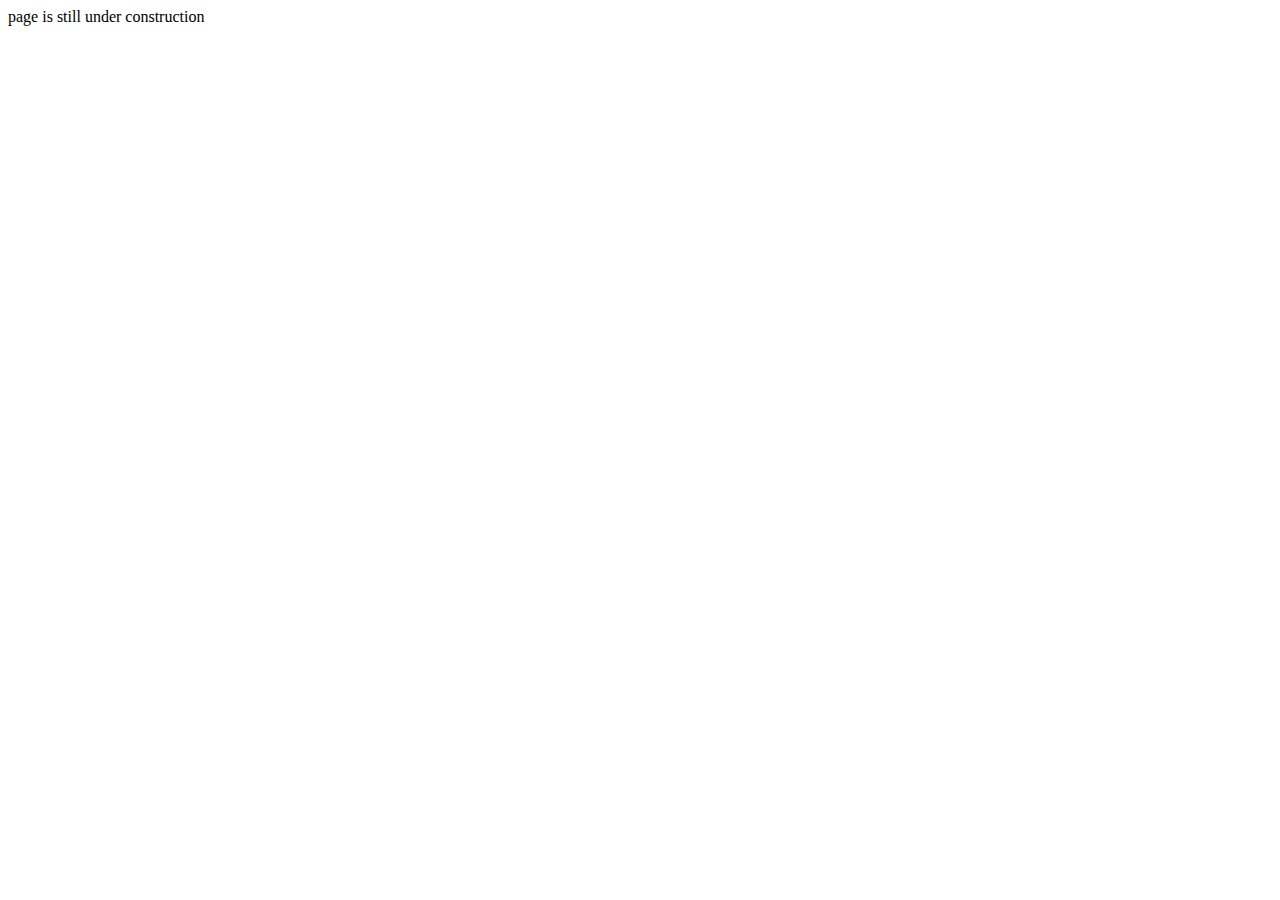
<file: education.html>
<head>
    <meta charset="utf-8">
    <meta http-equiv = "refresh" content = "2; url = index.html" />
    <meta itemprop="name" content="My Website | Faheem Hossain">
    <meta itemprop="description" content="Hello! I'm a 11th grader from Mirzapur Cadet College. Visit my personal website to know about me and my lifestyle. Thanks!">
    <title>Education | Faheem Hossain</title>
    <link rel="icon" href="img/global/favicon.png">
    <link rel="icon" href="img/global/favicon.png" sizes="32x32">
    <link rel="icon" href="img/global/favicon192.png" sizes="192x192">
    <link rel="apple-touch-icon" href="img/global/favicon180.png">
  </head>
<body>page is still under construction</body>
</file>
<file: 91/index.css>
html{scroll-behavior:smooth;padding:0;border:0;margin:0}

body {
    margin: 0;
    padding: 0;
    font-family: "LXGW Marker Gothic", sans-serif;
    overflow-x: hidden;
    /*background-color: #02050d;*/
}

.pg {
    width: 100%;
    height: 100vh;
    position: relative;
    /*background-image: url("mainwave.svg");*/
    background-attachment: fixed;
    background-repeat: no-repeat;
    background-position: bottom;
    background-size: cover;
    display: flex;
    justify-content: center;
    align-items: center;
    /*background: linear-gradient(rgba(0,0,10,0.9), rgba(0,0,10,0.7));*/
    /*background: linear-gradient(rgba(4,13,33,0.7), rgba(4,13,33,0.6));*/
}

#pg1 {
    background-image: url("pg1.jpg");
}

#pg2 {
    background-image: url("pg2.jpg");
}
</file>
<file: pretakik/style1.css>
html {
    padding: 0;
    margin: 0;
    scroll-behavior: smooth;
}


body {
    width: 100%;
    font-family: 'Open sans', sans-serif;
    margin: 0;
    background-position: center;
    background-repeat: no-repeat;
    background-size: cover;
    background-attachment: fixed;
    background-color: #41403e;
    color: aliceblue;
    padding: 0;
    border: 0;
}


a {
    text-decoration: none;
    color: white;
}


nav {
    height: 10vh;
    width: 96%;
    position: -webkit-sticky;
    position: sticky;
    top: 0;
    display: flex;
    justify-content: space-between;
    padding: 0 2%;
    background-color: rgba(0, 0, 0, 0.4);
}


nav > div:nth-child(1) {
    height: 10vh;
    width: 20vh;
}


nav > div:nth-child(1) > img {
    height: 5vh;
    width: 5vh;
    margin: 2.5vh;
}


nav > div:nth-child(2) {
    display: flex;
    gap: 1em;
    justify-content: center;
    align-items: center;
}


nav > div:nth-child(2) > button {
    height: 70%;
    border: 1px solid white;
    font-size: small;
    padding: 0.5em 1em;
    background-color: transparent;
    color: #fff;
    cursor: pointer;
}

nav > div:nth-child(2) > button:hover {
    border: 1px solid blueviolet;
    background-color: #41403e;
}


nav > div:nth-child(2) > div {
    /* T and i */
    height: 6vh;
    width: 6vh;
    display: flex;
    justify-content: center;
    align-items: center;
    color: white;
    background-color: black;
    border-radius: 50%;
    border: 1px solid white;
    cursor: pointer;
}


header {
    height: 90vh;
    width: 100%;
    display: flex;
    flex-direction: column;
    justify-content: center;
    align-items: center;
}


h1 {
    font-size: 7em;
    letter-spacing: 1rem;
}


header > p {
    width: 75vw;
}


main {
    width: 96%;
    padding: 20vh 2%;
    display: flex;
    align-items: flex-start;
    justify-content: space-evenly;
    gap: 5vh 0vw;
    background-color: #EEEEFF;
}


#map-container {
    width: 65%;
    display: flex;
    flex-wrap: wrap;
}


.map {
    height: 150px;
    width: 150px;
    background-color: transparent;
    border-bottom: 2px solid black;
}


.map > img {
    height: 100px;
    padding: 50px;
}


#play-container {
    width: 20%;
    position: sticky;
    top: 12vh;
    padding: 3em;
    border: 1px solid black;
    background-color: #fff;
    color: black;
    border-radius: 5px;
    box-shadow: 0 8px 16px hsla(210,8%,62%,.4);
}


#play-container > div {
    margin: 2em 0;
}


.button-1 {
    align-self: center;
    margin-right: 1em;
    background-color: #fff;
    background-image: none;
    background-position: 0 90%;
    background-repeat: repeat no-repeat;
    background-size: 4px 3px;
    border-radius: 15px 225px 255px 15px 15px 255px 225px 15px;
    border-style: solid;
    border-width: 2px;
    box-shadow: rgba(0, 0, 0, .2) 15px 28px 25px -18px;
    box-sizing: border-box;
    color: #41403e;
    cursor: pointer;
    display: inline-block;
    font-size: 1rem;
    line-height: 23px;
    outline: none;
    padding: .75rem;
    text-decoration: none;
    transition: all 235ms ease-in-out;
    border-bottom-left-radius: 15px 255px;
    border-bottom-right-radius: 225px 15px;
    border-top-left-radius: 255px 15px;
    border-top-right-radius: 15px 225px;
    user-select: none;
    -webkit-user-select: none;
    touch-action: manipulation;
  }
  
  .button-1:hover {
    background-color: rgba(0, 0, 0, 0.9);
    color: #fff;
    box-shadow: rgba(0, 0, 0, .3) 2px 8px 8px -5px;
    transform: translate3d(0, 2px, 0);
  }
  
  .button-1:focus {
    box-shadow: rgba(0, 0, 0, .3) 2px 8px 4px -6px;
  }


footer {
    width: 95%;
    background-color: black;
    color: #fff;
    padding-left: 5%;
    text-align: center;
}


footer > div {
    width: 94%;
    padding: 15vh 3%;
    line-height: 24px;
    border-left: 2px solid white;
}





@media screen and (max-width: 1024px) {

    nav {
        position: static;
    }

    h1 {
        font-size: xx-large;
        letter-spacing: 0.75rem;
    }

    .map {
        height: 100px;
        width: 100px;
    }

    .map > img {
        height: 70px;
        padding: 15px;
    }

    #play-container {
        width: 25%;
        top: 2vh;
        font-size: small;
        padding: 2em;
    }

    #play-container > div {
        margin: 1em 0;
    }

    .button-1 {
        padding: .25rem;
    }
}
</file>
